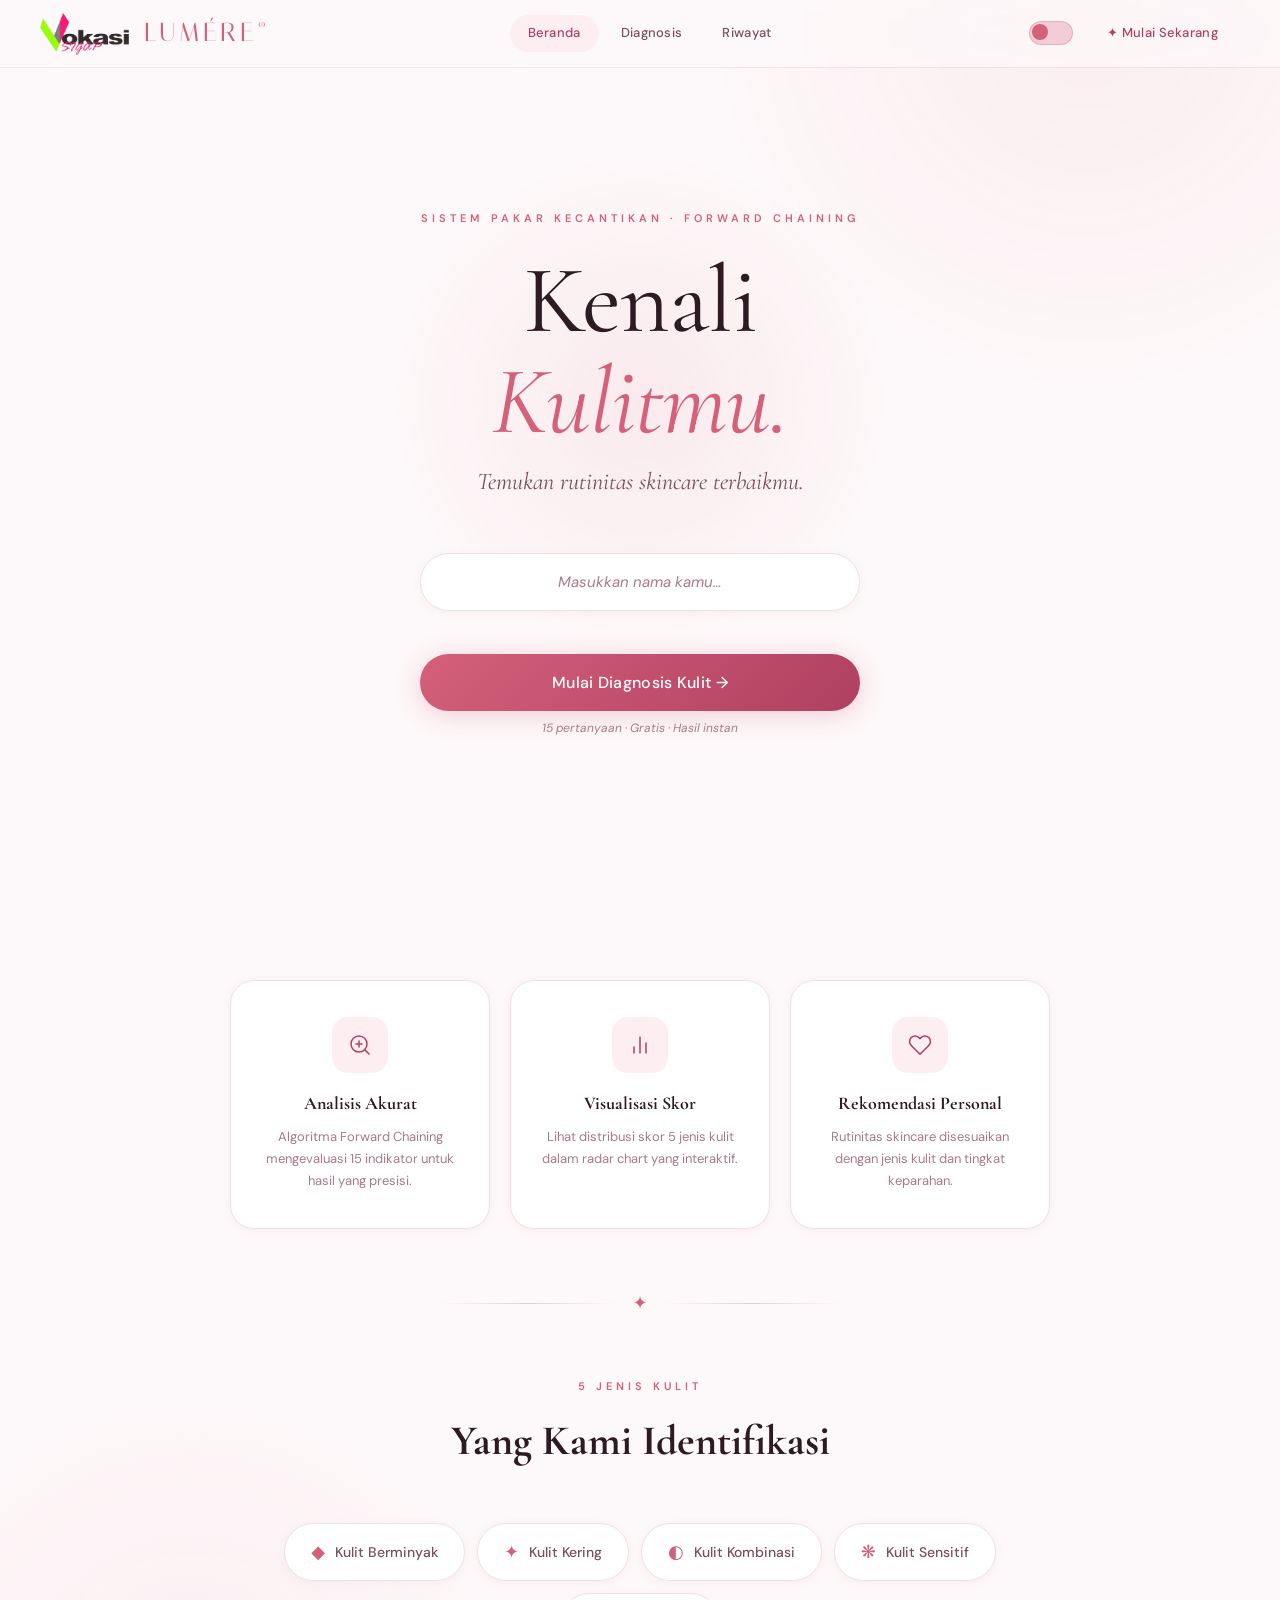
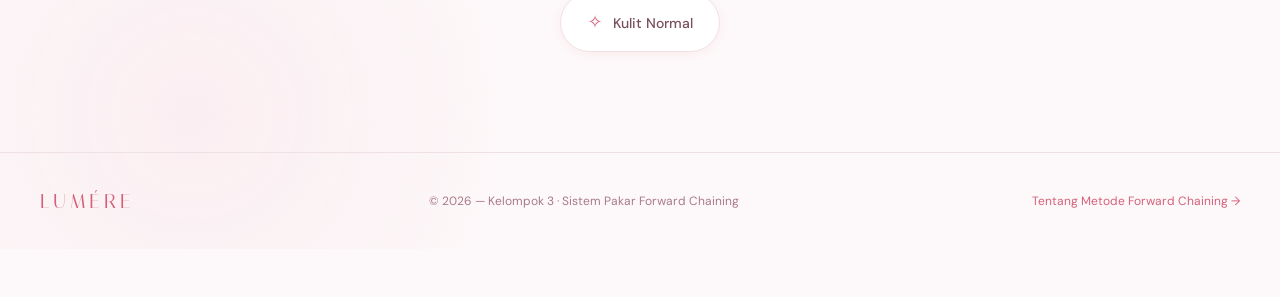
<file: index.html>
<!DOCTYPE html>
<html lang="id" data-theme="light">
<head>
  <meta charset="UTF-8"/>
  <meta name="viewport" content="width=device-width, initial-scale=1.0"/>
  <title>LUMÉRE — Kenali Kulitmu</title>
  <meta name="description" content="Sistem diagnosis kulit berbasis AI dengan Forward Chaining. Temukan jenis kulit dan rutinitas skincare terbaik untukmu."/>
  <link rel="stylesheet" href="style.css"/>
  <style>
    /* ─── Intro ─────────────────────────────────── */
    #intro-screen {
      position: fixed; inset: 0;
      background: linear-gradient(135deg, #2D1A22 0%, #4A2035 100%);
      z-index: 1000;
      display: flex; align-items: center; justify-content: center;
      flex-direction: column; gap: 20px;
      animation: introExit 0.5s 2s cubic-bezier(0.4,0,0.2,1) both;
    }
    @keyframes introExit {
      to { opacity: 0; transform: scale(0.96); pointer-events: none; visibility: hidden; }
    }
    .intro-petals {
      position: absolute; inset: 0; overflow: hidden; pointer-events: none;
    }
    .intro-petal {
      position: absolute; top: -30px;
      font-size: 18px;
      animation: petalFall linear both;
      opacity: 0;
    }
    .intro-logo {
      font-family: 'Italiana', serif;
      font-size: clamp(52px, 10vw, 88px);
      color: #F9C8D8;
      letter-spacing: 10px;
      animation: introLogoIn 0.8s 0.2s cubic-bezier(0.4,0,0.2,1) both;
      position: relative; z-index: 1;
    }
    @keyframes introLogoIn {
      from { opacity: 0; transform: scale(0.85); letter-spacing: 24px; }
      to   { opacity: 1; transform: scale(1); letter-spacing: 10px; }
    }
    .intro-line {
      width: 0; height: 1px;
      background: linear-gradient(90deg, transparent, #F9C8D8, transparent);
      animation: introLineIn 0.8s 0.9s cubic-bezier(0.4,0,0.2,1) both;
      position: relative; z-index: 1;
    }
    @keyframes introLineIn { to { width: 220px; } }
    .intro-tagline {
      font-family: 'DM Sans', sans-serif;
      font-size: 12px; letter-spacing: 5px;
      text-transform: uppercase;
      color: rgba(249,200,216,0.7);
      opacity: 0;
      animation: fadeIn 0.4s 1.2s ease both;
      position: relative; z-index: 1;
    }
    .intro-dots {
      display: flex; gap: 8px; opacity: 0;
      animation: fadeIn 0.4s 1.5s ease both;
      position: relative; z-index: 1;
    }
    .intro-dot {
      width: 5px; height: 5px;
      background: #E8899B;
      border-radius: 50%;
      animation: introDotPulse 0.6s infinite alternate;
    }
    .intro-dot:nth-child(2) { animation-delay: 0.2s; background: #F9C8D8; }
    .intro-dot:nth-child(3) { animation-delay: 0.4s; background: rgba(249,200,216,0.4); }
    @keyframes introDotPulse {
      from { transform: scale(0.7); opacity: 0.5; }
      to   { transform: scale(1.3); opacity: 1; }
    }

    /* ─── Hero ───────────────────────────────────── */
    .hero {
      min-height: calc(100vh - var(--nav-h));
      display: flex; flex-direction: column;
      align-items: center; justify-content: center;
      padding: 60px 20px 80px;
      position: relative; z-index: 1;
      text-align: center;
    }
    /* Decorative circle blobs */
    .hero::before {
      content: '';
      position: absolute;
      top: 10%; left: 50%;
      transform: translateX(-50%);
      width: 500px; height: 500px;
      background: radial-gradient(ellipse, rgba(212,96,122,0.09) 0%, transparent 70%);
      border-radius: 50%;
      pointer-events: none;
    }
    .hero-eyebrow {
      font-size: 11px; letter-spacing: 4px; text-transform: uppercase;
      color: var(--rose);
      font-weight: 600;
      margin-bottom: 24px;
      animation: fadeUp 0.7s 2.3s both;
    }
    .hero-title {
      font-family: 'Cormorant Garamond', serif;
      font-size: clamp(52px, 9vw, 96px);
      font-weight: 400;
      line-height: 1.05;
      letter-spacing: -1px;
      color: var(--ink);
      margin-bottom: 10px;
      animation: fadeUp 0.7s 2.4s both;
    }
    .hero-title em {
      font-style: italic;
      color: var(--rose);
    }
    .hero-subtitle {
      font-family: 'Cormorant Garamond', serif;
      font-style: italic;
      font-size: clamp(18px, 3vw, 24px);
      color: var(--ink-soft);
      margin-bottom: 52px;
      animation: fadeUp 0.7s 2.5s both;
    }
    .hero-form {
      display: flex; flex-direction: column; align-items: center; gap: 16px;
      width: 100%; max-width: 440px;
      animation: fadeUp 0.7s 2.6s both;
    }
    .name-input {
      width: 100%;
      padding: 18px 24px;
      font-family: 'DM Sans', sans-serif;
      font-size: 15px;
      color: var(--ink);
      background: var(--white);
      border: 1.5px solid var(--parchment);
      border-radius: var(--radius-pill);
      outline: none;
      transition: border-color var(--transition-fast), box-shadow var(--transition-fast);
      text-align: center;
      box-shadow: var(--shadow-sm);
    }
    .name-input::placeholder { color: var(--ink-muted); font-style: italic; }
    .name-input:focus {
      border-color: var(--rose);
      box-shadow: 0 0 0 4px rgba(212,96,122,0.12);
    }
    .name-input.input-error {
      border-color: #C0435A;
      box-shadow: 0 0 0 4px rgba(192,67,90,0.15);
      animation: shake 0.4s ease;
    }
    @keyframes shake {
      0%, 100% { transform: translateX(0); }
      20% { transform: translateX(-6px); }
      40% { transform: translateX(6px); }
      60% { transform: translateX(-4px); }
      80% { transform: translateX(4px); }
    }
    .name-hint {
      font-size: 12px; color: var(--ink-muted);
      font-style: italic;
      animation: fadeUp 0.7s 2.7s both;
    }
    .name-required {
      font-size: 12px; color: #C0435A;
      font-weight: 500;
      opacity: 0;
      transition: opacity 0.3s ease;
      margin-top: -8px;
    }
    .name-required.show { opacity: 1; }

    /* ─── Features ───────────────────────────────── */
    .features {
      display: grid; grid-template-columns: repeat(3, 1fr);
      gap: 20px;
      max-width: 860px; width: 100%;
      margin: 80px auto 0;
      padding: 0 20px;
      position: relative; z-index: 1;
    }
    .feature {
      padding: 36px 28px;
      text-align: center;
      border-radius: var(--radius-lg);
      animation: fadeUp 0.6s both;
    }
    .feature:nth-child(1) { animation-delay: 2.8s; }
    .feature:nth-child(2) { animation-delay: 2.9s; }
    .feature:nth-child(3) { animation-delay: 3.0s; }
    .feature-icon {
      width: 56px; height: 56px;
      margin: 0 auto 16px;
      background: var(--rose-pale);
      border-radius: var(--radius-md);
      display: flex; align-items: center; justify-content: center;
      font-size: 22px;
      color: var(--rose-deep);
    }
    .feature-icon svg {
      width: 24px; height: 24px;
      stroke: var(--rose-deep);
    }
    .feature h3 {
      font-family: 'Cormorant Garamond', serif;
      font-size: 18px; color: var(--ink);
      margin-bottom: 8px;
    }
    .feature p { font-size: 13px; color: var(--ink-muted); line-height: 1.7; }

    /* ─── Skin Types ─────────────────────────────── */
    .skin-types-section {
      max-width: 860px; margin: 0 auto;
      padding: 0 24px 100px;
      position: relative; z-index: 1;
    }
    .section-label {
      text-align: center;
      font-size: 11px; letter-spacing: 4px; text-transform: uppercase;
      color: var(--rose); font-weight: 600;
      margin-bottom: 12px;
    }
    .section-heading {
      text-align: center;
      font-family: 'Cormorant Garamond', serif;
      font-size: clamp(28px, 5vw, 42px);
      color: var(--ink);
      margin-bottom: 48px;
    }
    .skin-pills {
      display: flex; flex-wrap: wrap; justify-content: center; gap: 12px;
    }
    .skin-pill {
      padding: 14px 26px;
      border-radius: var(--radius-pill);
      background: var(--white);
      border: 1px solid var(--parchment);
      display: flex; align-items: center; gap: 10px;
      cursor: pointer;
      transition: all var(--transition-fast);
      box-shadow: var(--shadow-sm);
    }
    .skin-pill:hover {
      border-color: var(--rose);
      background: var(--rose-pale);
      transform: translateY(-3px);
      box-shadow: var(--shadow-rose);
    }
    .skin-pill-icon { font-size: 18px; color: var(--rose); font-weight: 700; }
    .skin-pill-name { font-size: 14px; font-weight: 500; color: var(--ink-soft); }

    /* ─── Skin Info Modal ────────────────────────── */
    .skin-info-overlay {
      display: none; position: fixed; inset: 0;
      background: rgba(45,26,34,0.6);
      backdrop-filter: blur(8px);
      z-index: 800;
      align-items: center; justify-content: center;
      padding: 20px;
    }
    .skin-info-overlay.active { display: flex; animation: fadeIn 0.25s ease; }
    .skin-info-modal {
      background: var(--white);
      border-radius: var(--radius-lg);
      padding: 44px 40px;
      max-width: 600px; width: 100%;
      max-height: 85vh; overflow-y: auto;
      box-shadow: var(--shadow-lg);
      animation: fadeUp 0.3s ease;
    }
    .skin-info-header {
      display: flex; align-items: center; gap: 16px;
      margin-bottom: 20px;
    }
    .skin-info-icon {
      width: 56px; height: 56px;
      border-radius: var(--radius-md);
      display: flex; align-items: center; justify-content: center;
      font-size: 24px; font-weight: 700;
    }
    .skin-info-title {
      font-family: 'Cormorant Garamond', serif;
      font-size: 28px; color: var(--ink);
    }
    .skin-info-subtitle {
      font-size: 13px; color: var(--ink-muted); font-style: italic;
    }
    .skin-info-desc {
      font-size: 15px; color: var(--ink-soft); line-height: 1.8;
      margin-bottom: 24px;
      padding-bottom: 20px;
      border-bottom: 1px solid var(--parchment);
    }
    .skin-info-tips-title {
      font-size: 11px; letter-spacing: 3px; text-transform: uppercase;
      color: var(--rose); font-weight: 600; margin-bottom: 14px;
    }
    .skin-info-tips {
      list-style: none;
      display: flex; flex-direction: column; gap: 10px;
      margin-bottom: 28px;
    }
    .skin-info-tips li {
      display: flex; align-items: flex-start; gap: 10px;
      font-size: 14px; color: var(--ink-soft); line-height: 1.6;
    }
    .skin-info-tips li::before {
      content: '✦'; color: var(--rose); flex-shrink: 0;
      margin-top: 2px; font-size: 10px;
    }

    /* ─── FC Modal ───────────────────────────────── */
    .modal-overlay {
      display: none; position: fixed; inset: 0;
      background: rgba(45,26,34,0.6);
      backdrop-filter: blur(8px);
      z-index: 800;
      align-items: center; justify-content: center;
      padding: 20px;
    }
    .modal-overlay.active { display: flex; animation: fadeIn 0.25s ease; }
    .modal {
      background: var(--white);
      border-radius: var(--radius-lg);
      padding: 44px 40px;
      max-width: 600px; width: 100%;
      max-height: 85vh; overflow-y: auto;
      box-shadow: var(--shadow-lg);
      animation: fadeUp 0.3s ease;
    }
    .modal-header-icon {
      width: 52px; height: 52px;
      background: var(--rose-pale);
      border-radius: var(--radius-md);
      display: flex; align-items: center; justify-content: center;
      font-size: 20px; margin-bottom: 16px;
      color: var(--rose-deep); font-weight: 700;
    }
    .modal h2 {
      font-family: 'Cormorant Garamond', serif;
      font-size: 28px; color: var(--ink);
      margin-bottom: 6px;
    }
    .modal .modal-sub {
      font-size: 13px; color: var(--ink-muted);
      margin-bottom: 12px;
    }
    .modal-intro {
      font-size: 14px; color: var(--ink-soft); line-height: 1.7;
      margin-bottom: 24px;
      padding-bottom: 20px;
      border-bottom: 1px solid var(--parchment);
    }
    .modal-intro strong { color: var(--rose-deep); }
    .modal-intro em { font-style: italic; color: var(--ink-mid); }
    .fc-steps-list {
      list-style: none; margin-bottom: 20px;
    }
    .fc-step {
      display: flex; gap: 16px;
      padding: 16px 0;
      border-bottom: 1px solid var(--parchment);
    }
    .fc-step:last-child { border-bottom: none; }
    .fc-num {
      flex-shrink: 0;
      width: 32px; height: 32px;
      background: var(--rose-pale);
      border-radius: 50%;
      display: flex; align-items: center; justify-content: center;
      font-size: 13px; font-weight: 700; color: var(--rose-deep);
    }
    .fc-content h4 { font-size: 15px; font-weight: 600; color: var(--ink); margin-bottom: 5px; }
    .fc-content p  { font-size: 13px; color: var(--ink-muted); line-height: 1.65; }
    .modal-footer-note {
      margin-top: 20px;
      font-size: 13px; color: var(--ink-soft); line-height: 1.7;
    }
    .modal-footer-note strong { color: var(--ink-mid); }

    /* ─── Footer ─────────────────────────────────── */
    footer {
      border-top: 1px solid var(--parchment);
      padding: 32px 40px;
      display: flex; align-items: center; justify-content: space-between;
      position: relative; z-index: 1;
    }
    .footer-logo {
      font-family: 'Italiana', serif;
      font-size: 20px; color: var(--rose);
      letter-spacing: 4px;
    }
    .footer-text { font-size: 12px; color: var(--ink-muted); }
    .footer-link {
      font-size: 12px; color: var(--rose);
      text-decoration: none; cursor: pointer;
      background: none; border: none; font-family: inherit;
    }
    .footer-link:hover { text-decoration: underline; }

    @media (max-width: 768px) {
      .features { grid-template-columns: 1fr; max-width: 360px; }
      footer { flex-direction: column; gap: 12px; text-align: center; padding: 24px 20px; }
      .modal { padding: 32px 24px; }
      .skin-info-modal { padding: 32px 24px; }
    }
  </style>
</head>
<body>

<!-- Intro Splash -->
<div id="intro-screen" aria-hidden="true">
  <div class="intro-petals" id="introPetals"></div>
  <div class="intro-logo">LUMÉRE</div>
  <div class="intro-line"></div>
  <div class="intro-tagline">Skin Intelligence · For Her</div>
  <div class="intro-dots">
    <div class="intro-dot"></div>
    <div class="intro-dot"></div>
    <div class="intro-dot"></div>
  </div>
</div>

<div class="bg-ornament" aria-hidden="true"></div>

<!-- Navigation -->
<nav class="nav">
  <a class="nav-logo" onclick="navigateTo('index.html')">
    <img src="logo_vokasi-removebg-preview.png" alt="Logo Vokasi SIGAP" class="logo-vokasi"/>LUMÉRE<span>®</span>
  </a>
  <div class="nav-center">
    <span class="nav-link active">Beranda</span>
    <span class="nav-link" onclick="navigateTo('quiz.html')">Diagnosis</span>
    <span class="nav-link" onclick="navigateTo('history.html')">Riwayat</span>
  </div>
  <div class="nav-right">
    <button class="theme-toggle" id="themeToggle" aria-label="Toggle dark mode"></button>
    <a class="btn btn-nav" onclick="navigateTo('quiz.html')">✦ Mulai Sekarang</a>
  </div>
</nav>

<!-- Hero -->
<section class="hero">
  <div class="hero-eyebrow">Sistem Pakar Kecantikan · Forward Chaining</div>
  <h1 class="hero-title">Kenali<br><em>Kulitmu.</em></h1>
  <p class="hero-subtitle">Temukan rutinitas skincare terbaikmu.</p>
  <div class="hero-form">
    <input type="text" id="inputName" class="name-input"
      placeholder="Masukkan nama kamu…" maxlength="30" autocomplete="off"/>
    <p class="name-required" id="nameRequired">✦ Nama wajib diisi untuk memulai diagnosis</p>
    <button class="btn btn-primary" onclick="startQuiz()" style="width:100%;font-size:16px;padding:18px;">
      Mulai Diagnosis Kulit →
    </button>
  </div>
  <p class="name-hint" style="margin-top:8px;">15 pertanyaan · Gratis · Hasil instan</p>
</section>

<!-- Features -->
<div class="features">
  <div class="card feature">
    <div class="feature-icon">
      <svg width="24" height="24" viewBox="0 0 24 24" fill="none" stroke="currentColor" stroke-width="1.5" stroke-linecap="round" stroke-linejoin="round"><circle cx="11" cy="11" r="8"/><path d="M21 21l-4.35-4.35"/><path d="M11 8v6"/><path d="M8 11h6"/></svg>
    </div>
    <h3>Analisis Akurat</h3>
    <p>Algoritma Forward Chaining mengevaluasi 15 indikator untuk hasil yang presisi.</p>
  </div>
  <div class="card feature">
    <div class="feature-icon">
      <svg width="24" height="24" viewBox="0 0 24 24" fill="none" stroke="currentColor" stroke-width="1.5" stroke-linecap="round" stroke-linejoin="round"><path d="M18 20V10"/><path d="M12 20V4"/><path d="M6 20v-6"/></svg>
    </div>
    <h3>Visualisasi Skor</h3>
    <p>Lihat distribusi skor 5 jenis kulit dalam radar chart yang interaktif.</p>
  </div>
  <div class="card feature">
    <div class="feature-icon">
      <svg width="24" height="24" viewBox="0 0 24 24" fill="none" stroke="currentColor" stroke-width="1.5" stroke-linecap="round" stroke-linejoin="round"><path d="M20.84 4.61a5.5 5.5 0 0 0-7.78 0L12 5.67l-1.06-1.06a5.5 5.5 0 0 0-7.78 7.78l1.06 1.06L12 21.23l7.78-7.78 1.06-1.06a5.5 5.5 0 0 0 0-7.78z"/></svg>
    </div>
    <h3>Rekomendasi Personal</h3>
    <p>Rutinitas skincare disesuaikan dengan jenis kulit dan tingkat keparahan.</p>
  </div>
</div>

<!-- Divider -->
<div class="container">
  <div class="divider" style="margin:60px auto;max-width:400px;">
    <span class="divider-text">✦</span>
  </div>
</div>

<!-- Skin Types -->
<div class="skin-types-section">
  <div class="section-label">5 Jenis Kulit</div>
  <h2 class="section-heading">Yang Kami Identifikasi</h2>
  <div class="skin-pills">
    <div class="skin-pill" onclick="showSkinInfo('oily')">
      <span class="skin-pill-icon">◆</span>
      <span class="skin-pill-name">Kulit Berminyak</span>
    </div>
    <div class="skin-pill" onclick="showSkinInfo('dry')">
      <span class="skin-pill-icon">✦</span>
      <span class="skin-pill-name">Kulit Kering</span>
    </div>
    <div class="skin-pill" onclick="showSkinInfo('combination')">
      <span class="skin-pill-icon">◐</span>
      <span class="skin-pill-name">Kulit Kombinasi</span>
    </div>
    <div class="skin-pill" onclick="showSkinInfo('sensitive')">
      <span class="skin-pill-icon">❋</span>
      <span class="skin-pill-name">Kulit Sensitif</span>
    </div>
    <div class="skin-pill" onclick="showSkinInfo('normal')">
      <span class="skin-pill-icon">✧</span>
      <span class="skin-pill-name">Kulit Normal</span>
    </div>
  </div>
</div>

<!-- Footer -->
<footer>
  <div class="footer-logo">LUMÉRE</div>
  <div class="footer-text">© 2026 — Kelompok 3 · Sistem Pakar Forward Chaining</div>
  <button class="footer-link" onclick="document.getElementById('fcModal').classList.add('active')">
    Tentang Metode Forward Chaining →
  </button>
</footer>

<!-- Forward Chaining Modal -->
<div class="modal-overlay" id="fcModal">
  <div class="modal">
    <div class="modal-header-icon">FC</div>
    <h2>Metode Forward Chaining</h2>
    <p class="modal-sub">Bagaimana LUMÉRE menganalisis kulitmu</p>

    <p class="modal-intro">
      <strong>Forward Chaining</strong> adalah metode inferensi dalam sistem pakar
      yang bekerja dari <em>fakta menuju kesimpulan</em>. Sistem ini meniru cara
      kerja seorang dermatologis dalam mendiagnosis kondisi kulit.
    </p>

    <ol class="fc-steps-list">
      <li class="fc-step">
        <div class="fc-num">1</div>
        <div class="fc-content">
          <h4>Pengumpulan Fakta</h4>
          <p>Pengguna menjawab 15 pertanyaan tentang kondisi kulit mereka (Ya / Tidak / Kadang-kadang).</p>
        </div>
      </li>
      <li class="fc-step">
        <div class="fc-num">2</div>
        <div class="fc-content">
          <h4>Evaluasi Rules</h4>
          <p>Setiap jawaban "Ya" menambahkan skor penuh ke kategori kulit terkait (Oily, Dry, Combination, Sensitive). Jawaban "Kadang-kadang" menambahkan setengah skor.</p>
        </div>
      </li>
      <li class="fc-step">
        <div class="fc-num">3</div>
        <div class="fc-content">
          <h4>Scoring &amp; Matching</h4>
          <p>Kategori dengan skor tertinggi dipilih sebagai jenis kulit dominan. Jika semua skor rendah, sistem menyimpulkan kulit Normal.</p>
        </div>
      </li>
      <li class="fc-step">
        <div class="fc-num">4</div>
        <div class="fc-content">
          <h4>Grading</h4>
          <p>Berdasarkan skor pemenang, sistem menentukan tingkat keparahan (Grade 1–4).</p>
        </div>
      </li>
      <li class="fc-step">
        <div class="fc-num">5</div>
        <div class="fc-content">
          <h4>Rekomendasi</h4>
          <p>Berdasarkan kombinasi jenis kulit + grade, sistem memberikan rekomendasi skincare yang spesifik dan adaptif.</p>
        </div>
      </li>
    </ol>

    <p class="modal-footer-note">
      Dengan pendekatan ini, LUMÉRE mampu memberikan saran perawatan yang <strong>personal</strong> dan <strong>berbasis evidence</strong>, layaknya konsultasi awal dengan dermatologis.
    </p>

    <div style="margin-top:28px;text-align:center;">
      <button class="btn btn-primary" onclick="document.getElementById('fcModal').classList.remove('active')" style="min-width:160px;">
        Mengerti 
      </button>
    </div>
  </div>
</div>

<!-- Skin Type Info Modal -->
<div class="skin-info-overlay" id="skinInfoModal">
  <div class="skin-info-modal" id="skinInfoContent"></div>
</div>

<div class="lumere-toast" id="lumere-toast"></div>
<script src="shared.js"></script>
<script>
  applyStoredTheme();
  document.getElementById('themeToggle').addEventListener('click', () => {
    setTheme(getTheme() === 'dark' ? 'light' : 'dark');
  });
  document.getElementById('fcModal').addEventListener('click', function(e) {
    if (e.target === this) this.classList.remove('active');
  });
  document.getElementById('skinInfoModal').addEventListener('click', function(e) {
    if (e.target === this) this.classList.remove('active');
  });
  document.addEventListener('keydown', e => {
    if (e.key === 'Escape') {
      document.getElementById('fcModal').classList.remove('active');
      document.getElementById('skinInfoModal').classList.remove('active');
    }
  });

  // Generate many petals dynamically for a lush falling effect
  (function generatePetals() {
    const container = document.getElementById('introPetals');
    if (!container) return;
    const petalChars = ['✿', '❀', '❁', '✾', '⚘', '✤'];
    const count = 30; // Many petals for visible effect
    for (let i = 0; i < count; i++) {
      const petal = document.createElement('div');
      petal.className = 'intro-petal';
      const char = petalChars[Math.floor(Math.random() * petalChars.length)];
      petal.textContent = char;
      const left = Math.random() * 100;
      const dur = 1.2 + Math.random() * 1.3; // 1.2s - 2.5s (fast!)
      const delay = Math.random() * 1.2;
      const size = 12 + Math.random() * 10;
      petal.style.cssText = `left:${left}%;animation-duration:${dur}s;animation-delay:${delay}s;font-size:${size}px;`;
      container.appendChild(petal);
    }
  })();

  // Name validation — REQUIRED
  function startQuiz() {
    const nameInput = document.getElementById('inputName');
    const name = nameInput.value.trim();
    const requiredMsg = document.getElementById('nameRequired');
    
    if (!name) {
      nameInput.classList.add('input-error');
      requiredMsg.classList.add('show');
      nameInput.focus();
      showToast('Silakan masukkan nama kamu terlebih dahulu', 'error');
      setTimeout(() => {
        nameInput.classList.remove('input-error');
      }, 600);
      return;
    }
    
    requiredMsg.classList.remove('show');
    localStorage.setItem('lumere_username', name);
    navigateTo('quiz.html');
  }

  // Remove error state on typing
  document.getElementById('inputName').addEventListener('input', function() {
    this.classList.remove('input-error');
    document.getElementById('nameRequired').classList.remove('show');
  });
  
  document.getElementById('inputName').addEventListener('keydown', e => {
    if (e.key === 'Enter') startQuiz();
  });
  document.getElementById('intro-screen').addEventListener('animationend', function() {
    this.remove();
  });

  // Show skin type info modal
  function showSkinInfo(typeKey) {
    const st = SKIN_TYPES[typeKey];
    if (!st) return;
    const tipsHTML = st.tips.map(t => `<li>${t}</li>`).join('');
    document.getElementById('skinInfoContent').innerHTML = `
      <div class="skin-info-header">
        <div class="skin-info-icon" style="background:${st.colorLight};color:${st.color};">${st.icon}</div>
        <div>
          <div class="skin-info-title">${st.name}</div>
          <div class="skin-info-subtitle">${st.nameEn}</div>
        </div>
      </div>
      <p class="skin-info-desc">${st.description}</p>
      <div class="skin-info-tips-title">Tips Perawatan</div>
      <ul class="skin-info-tips">${tipsHTML}</ul>
      <div style="display:flex;gap:12px;flex-wrap:wrap;">
        <button class="btn btn-primary" onclick="document.getElementById('skinInfoModal').classList.remove('active');startQuiz();" style="flex:1;min-width:140px;">
          Mulai Diagnosis →
        </button>
        <button class="btn btn-secondary" onclick="document.getElementById('skinInfoModal').classList.remove('active')" style="flex:1;min-width:140px;">
          Tutup
        </button>
      </div>
    `;
    document.getElementById('skinInfoModal').classList.add('active');
  }
</script>
</body>
</html>
</file>
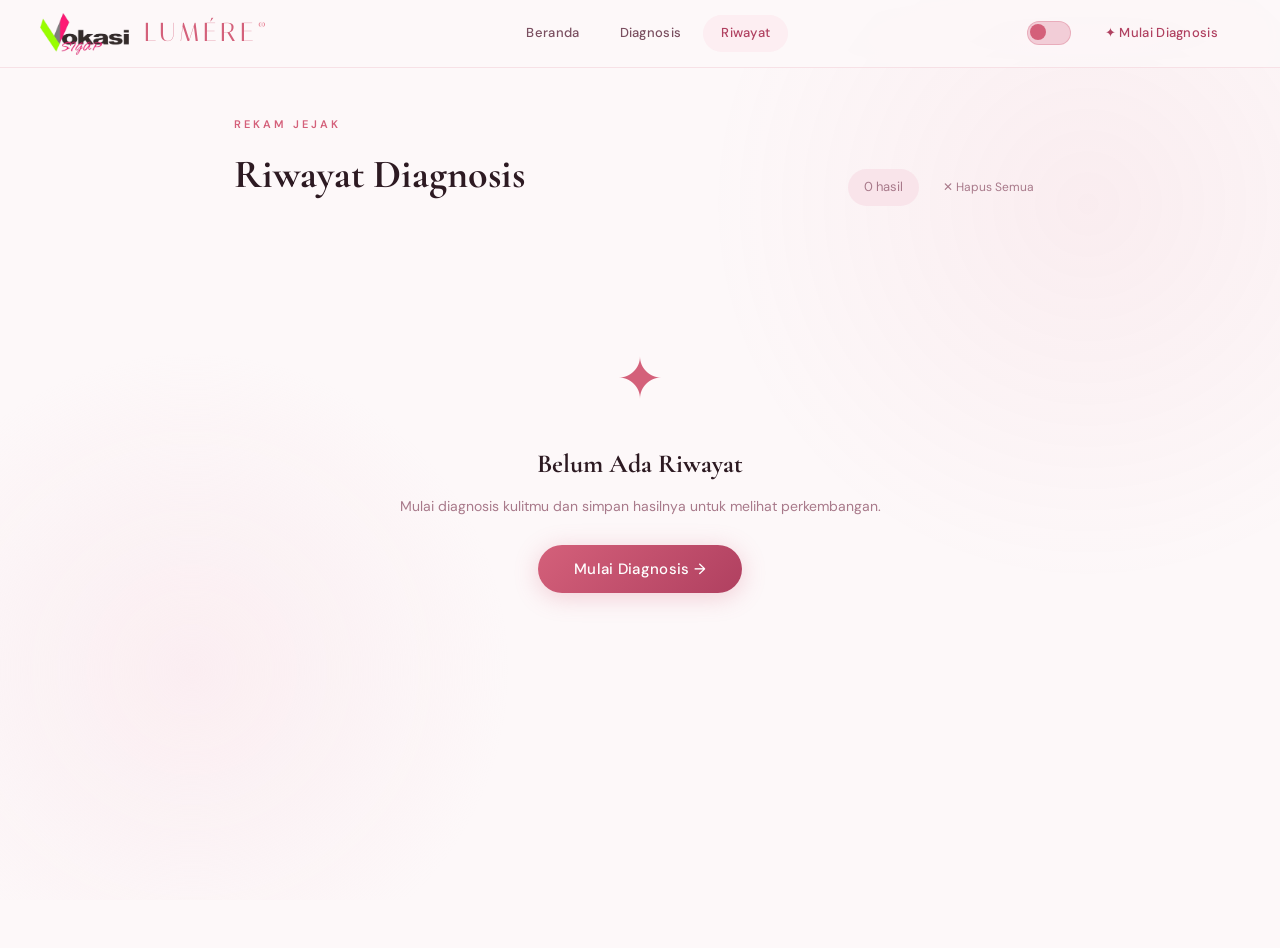
<file: history.html>
<!DOCTYPE html>
<html lang="id" data-theme="light">
<head>
  <meta charset="UTF-8"/>
  <meta name="viewport" content="width=device-width, initial-scale=1.0"/>
  <title>LUMÉRE — Riwayat Diagnosis</title>
  <link rel="stylesheet" href="style.css"/>
  <style>
    .history-wrap {
      max-width: 860px; margin: 0 auto;
      padding: 48px 24px 100px;
      position: relative; z-index: 1;
    }
    .page-header {
      display: flex; align-items: flex-end; justify-content: space-between;
      margin-bottom: 48px; flex-wrap: wrap; gap: 16px;
    }
    .page-eyebrow {
      font-size: 11px; letter-spacing: 3px;
      text-transform: uppercase; color: var(--rose);
      font-weight: 600; margin-bottom: 8px;
    }
    .page-title {
      font-family: 'Cormorant Garamond', serif;
      font-size: clamp(28px, 5vw, 40px); color: var(--ink);
    }
    .history-count {
      font-size: 13px; color: var(--ink-muted);
      padding: 8px 16px;
      background: var(--blush);
      border-radius: var(--radius-pill);
    }

    .empty-state { text-align: center; padding: 80px 20px; }
    .empty-icon { font-size: 56px; margin-bottom: 20px; }
    .empty-title { font-family: 'Cormorant Garamond', serif; font-size: 26px; color: var(--ink); margin-bottom: 10px; }
    .empty-sub { font-size: 14px; color: var(--ink-muted); margin-bottom: 28px; }

    .history-list { display: flex; flex-direction: column; gap: 20px; }
    .history-card {
      padding: 28px 32px;
      display: grid;
      grid-template-columns: auto 1fr auto;
      align-items: center;
      gap: 20px;
      transition: all var(--transition-fast);
    }
    .history-card:hover { box-shadow: var(--shadow-md); transform: translateY(-2px); }

    .h-icon {
      width: 52px; height: 52px;
      border-radius: var(--radius-md);
      background: var(--rose-pale);
      display: flex; align-items: center; justify-content: center;
      font-size: 22px; flex-shrink: 0; color: var(--rose); font-weight: 700;
    }
    .h-type { font-family: 'Cormorant Garamond', serif; font-size: 20px; color: var(--ink); margin-bottom: 4px; }
    .h-name { font-size: 12px; color: var(--ink-muted); margin-bottom: 2px; }
    .h-date { font-size: 12px; color: var(--ink-muted); }
    .h-meta { display: flex; align-items: center; gap: 8px; flex-wrap: wrap; margin-top: 8px; }
    .h-grade-badge { font-size: 11px; font-weight: 600; padding: 3px 12px; border-radius: var(--radius-pill); border: 1px solid; }

    .h-actions { display: flex; flex-direction: column; gap: 8px; flex-shrink: 0; }
    .btn-sm {
      padding: 8px 18px; font-size: 12px;
      border-radius: var(--radius-pill);
      border: 1px solid var(--parchment);
      background: transparent;
      color: var(--ink-soft);
      cursor: pointer;
      font-family: 'DM Sans', sans-serif;
      transition: all var(--transition-fast);
      white-space: nowrap;
    }
    .btn-sm:hover { border-color: var(--rose); color: var(--rose-deep); background: var(--rose-pale); }
    .btn-sm-danger:hover { border-color: #B04060; color: #B04060; background: #FDEEF2; }

    .score-mini { display: flex; flex-direction: column; gap: 5px; margin-top: 8px; }
    .score-mini-row { display: flex; align-items: center; gap: 8px; }
    .score-mini-label { width: 80px; font-size: 11px; color: var(--ink-muted); white-space: nowrap; overflow: hidden; text-overflow: ellipsis; }
    .score-mini-track { flex: 1; height: 4px; background: var(--blush-deep); border-radius: var(--radius-pill); }
    .score-mini-bar { height: 100%; border-radius: var(--radius-pill); }

    /* Modal */
    .modal-overlay {
      display: none; position: fixed; inset: 0;
      background: rgba(45,26,34,0.6);
      backdrop-filter: blur(8px);
      z-index: 800;
      align-items: center; justify-content: center; padding: 20px;
    }
    .modal-overlay.active { display: flex; animation: fadeIn 0.25s ease; }
    .modal {
      background: var(--white); border-radius: var(--radius-lg);
      padding: 44px 40px; max-width: 600px; width: 100%;
      max-height: 85vh; overflow-y: auto;
      box-shadow: var(--shadow-lg); animation: fadeUp 0.3s ease;
    }
    .modal h2 { font-family: 'Cormorant Garamond', serif; font-size: 28px; color: var(--ink); margin-bottom: 4px; }
    .modal-meta { font-size: 13px; color: var(--ink-muted); margin-bottom: 28px; }
    .modal-section-title {
      font-size: 11px; letter-spacing: 2px;
      text-transform: uppercase; color: var(--rose);
      font-weight: 600; margin-bottom: 12px; margin-top: 24px;
    }
    .modal-rec { padding: 12px 0; border-bottom: 1px solid var(--parchment); font-size: 14px; color: var(--ink-soft); }
    .modal-rec:last-child { border-bottom: none; }
    .modal-rec strong { color: var(--ink); }

    .clear-btn {
      font-size: 12px; color: var(--ink-muted);
      background: none; border: none;
      cursor: pointer; font-family: inherit;
      padding: 6px 12px; border-radius: var(--radius-sm);
      transition: all var(--transition-fast);
    }
    .clear-btn:hover { color: #B04060; background: #FDEEF2; }

    @media (max-width: 600px) {
      .history-card { grid-template-columns: auto 1fr; }
      .h-actions { flex-direction: row; grid-column: 1/-1; }
      .modal { padding: 28px 20px; }
    }
  </style>
</head>
<body>
<div class="bg-ornament" aria-hidden="true"></div>

<nav class="nav">
  <a class="nav-logo" onclick="navigateTo('index.html')">
    <img src="logo_vokasi-removebg-preview.png" alt="Logo Vokasi SIGAP" class="logo-vokasi"/>LUMÉRE<span>®</span>
  </a>
  <div class="nav-center">
    <span class="nav-link" onclick="navigateTo('index.html')">Beranda</span>
    <span class="nav-link" onclick="navigateTo('quiz.html')">Diagnosis</span>
    <span class="nav-link active">Riwayat</span>
  </div>
  <div class="nav-right">
    <button class="theme-toggle" id="themeToggle" aria-label="Toggle dark mode"></button>
    <a class="btn btn-nav" onclick="navigateTo('quiz.html')">✦ Mulai Diagnosis</a>
  </div>
</nav>

<div class="history-wrap">
  <div class="page-header">
    <div>
      <div class="page-eyebrow">Rekam Jejak</div>
      <h1 class="page-title">Riwayat Diagnosis</h1>
    </div>
    <div style="display:flex;align-items:center;gap:12px;">
      <span class="history-count" id="histCount">0 hasil</span>
      <button class="clear-btn" onclick="clearAll()">✕ Hapus Semua</button>
    </div>
  </div>
  <div id="historyArea"></div>
</div>

<div class="modal-overlay" id="detailModal">
  <div class="modal" id="detailContent"></div>
</div>

<div class="lumere-toast" id="lumere-toast"></div>
<script src="shared.js"></script>
<script>
  applyStoredTheme();
  document.getElementById('themeToggle').addEventListener('click', () => {
    setTheme(getTheme() === 'dark' ? 'light' : 'dark');
  });
  document.getElementById('detailModal').addEventListener('click', function(e) {
    if (e.target === this) this.classList.remove('active');
  });

  const gradeColors = { 1: '#2D7A4F', 2: '#B87333', 3: '#D4607A', 4: '#8B1A2A' };
  const gradeBg    = { 1: '#EDFAF4', 2: '#FFF3EA', 3: '#FDEEF2', 4: '#FFF0F3' };
  const scoreColors = {
    oily: '#D4607A', dry: '#E8899B',
    combination: '#9B6080', sensitive: '#B04060', normal: '#6B3050'
  };

  function renderHistory() {
    const hist = getHistory();
    const area = document.getElementById('historyArea');
    document.getElementById('histCount').textContent = hist.length + ' hasil';

    if (hist.length === 0) {
      area.innerHTML = `
        <div class="empty-state">
          <div class="empty-icon" style="color:var(--rose);font-weight:700;">✦</div>
          <h2 class="empty-title">Belum Ada Riwayat</h2>
          <p class="empty-sub">Mulai diagnosis kulitmu dan simpan hasilnya untuk melihat perkembangan.</p>
          <button class="btn btn-primary" onclick="navigateTo('quiz.html')">Mulai Diagnosis →</button>
        </div>`;
      return;
    }

    const cards = hist.map((entry, idx) => {
      const gColor = gradeColors[entry.grade] || '#7A4F60';
      const gBg    = gradeBg[entry.grade]    || '#F5EEF1';
      const scores = entry.scores || {};

      const miniBars = Object.entries(scores).map(([k, v]) => {
        const limit = MAX_POSSIBLE[k] || 1;
        const pct = Math.min(100, Math.round((v / limit) * 100));
        return `<div class="score-mini-row">
          <div class="score-mini-label">${SKIN_TYPES[k] ? SKIN_TYPES[k].name.replace('Kulit ','') : k}</div>
          <div class="score-mini-track"><div class="score-mini-bar" style="width:${pct}%;background:${scoreColors[k]||'#D4607A'}"></div></div>
        </div>`;
      }).join('');

      return `
        <div class="card history-card">
          <div class="h-icon">${entry.icon || '✦'}</div>
          <div class="h-info">
            <div class="h-name">${entry.name !== 'Anonim' ? entry.name : 'Pengguna Anonim'}</div>
            <div class="h-type">${entry.skinTypeName}</div>
            <div class="h-date">${entry.date}</div>
            <div class="h-meta">
              <span class="h-grade-badge" style="color:${gColor};border-color:${gColor};background:${gBg}">Grade ${entry.grade} — ${entry.gradeLabel}</span>
            </div>
            <div class="score-mini" style="margin-top:10px;">${miniBars}</div>
          </div>
          <div class="h-actions">
            <button class="btn-sm" onclick="showDetail(${idx})">Detail →</button>
            <button class="btn-sm btn-sm-danger" onclick="deleteEntry(${idx})">Hapus</button>
          </div>
        </div>`;
    }).join('');

    area.innerHTML = `<div class="history-list">${cards}</div>`;
  }

  function showDetail(idx) {
    const hist = getHistory();
    const entry = hist[idx];
    if (!entry) return;
    const st = SKIN_TYPES[entry.skinType] || {};
    const gr = GRADE_INFO[entry.grade] || {};
    const recs = (RECOMMENDATIONS[entry.skinType] && RECOMMENDATIONS[entry.skinType][entry.grade]) || [];
    const gColor = gradeColors[entry.grade] || '#7A4F60';
    const gBg    = gradeBg[entry.grade]    || '#F5EEF1';
    const scores = entry.scores || {};

    const recsHTML = recs.map(r => `
      <div class="modal-rec">
        ${r.icon} <strong>${r.step}:</strong> ${r.name}
        <div style="font-size:12px;color:var(--ink-muted);margin-top:3px;">${r.desc}</div>
      </div>`).join('');

    const scoresHTML = Object.entries(scores).map(([k, v]) => {
      const sName = SKIN_TYPES[k] ? SKIN_TYPES[k].name : k;
      const isW = k === entry.skinType;
      return `<div style="display:flex;align-items:center;gap:10px;padding:8px 0;border-bottom:1px solid var(--parchment);">
        <span style="font-size:16px;">${SKIN_TYPES[k] ? SKIN_TYPES[k].icon : ''}</span>
        <span style="flex:1;font-size:14px;color:${isW ? 'var(--rose-deep)' : 'var(--ink-soft)'};font-weight:${isW ? '600' : '400'}">${sName}</span>
        <span style="font-size:13px;font-weight:600;color:${isW ? 'var(--rose-deep)' : 'var(--ink-muted)'}">${v.toFixed ? v.toFixed(1) : v}</span>
        ${isW ? '<span style="font-size:11px;background:var(--rose-pale);color:var(--rose-deep);padding:2px 10px;border-radius:999px;font-weight:600;">Dominan</span>' : ''}
      </div>`;
    }).join('');

    document.getElementById('detailContent').innerHTML = `
      <div style="display:flex;align-items:center;gap:14px;margin-bottom:20px;">
        <div style="font-size:40px;">${entry.icon}</div>
        <div>
          <h2>${entry.skinTypeName}</h2>
          <div class="modal-meta">${entry.name} · ${entry.date}</div>
        </div>
      </div>
      <span style="display:inline-block;padding:8px 20px;border-radius:999px;font-size:13px;font-weight:600;color:${gColor};background:${gBg};border:1px solid ${gColor};margin-bottom:24px;">
        Grade ${entry.grade} — ${entry.gradeLabel}
      </span>
      <div class="modal-section-title">Distribusi Skor</div>
      <div>${scoresHTML}</div>
      <div class="modal-section-title">Rekomendasi Skincare</div>
      <div>${recsHTML}</div>
      <div style="margin-top:28px;display:flex;gap:10px;flex-wrap:wrap;">
        <button class="btn btn-primary" onclick="document.getElementById('detailModal').classList.remove('active')" style="flex:1;min-width:120px;">Tutup</button>
      </div>
    `;
    document.getElementById('detailModal').classList.add('active');
  }

  function deleteEntry(idx) {
    const hist = getHistory();
    hist.splice(idx, 1);
    localStorage.setItem('lumere_history', JSON.stringify(hist));
    showToast('Riwayat dihapus.', 'default');
    renderHistory();
  }

  function clearAll() {
    if (!confirm('Hapus semua riwayat diagnosis?')) return;
    localStorage.removeItem('lumere_history');
    showToast('Semua riwayat dihapus.', 'default');
    renderHistory();
  }

  renderHistory();
</script>
</body>
</html>
</file>
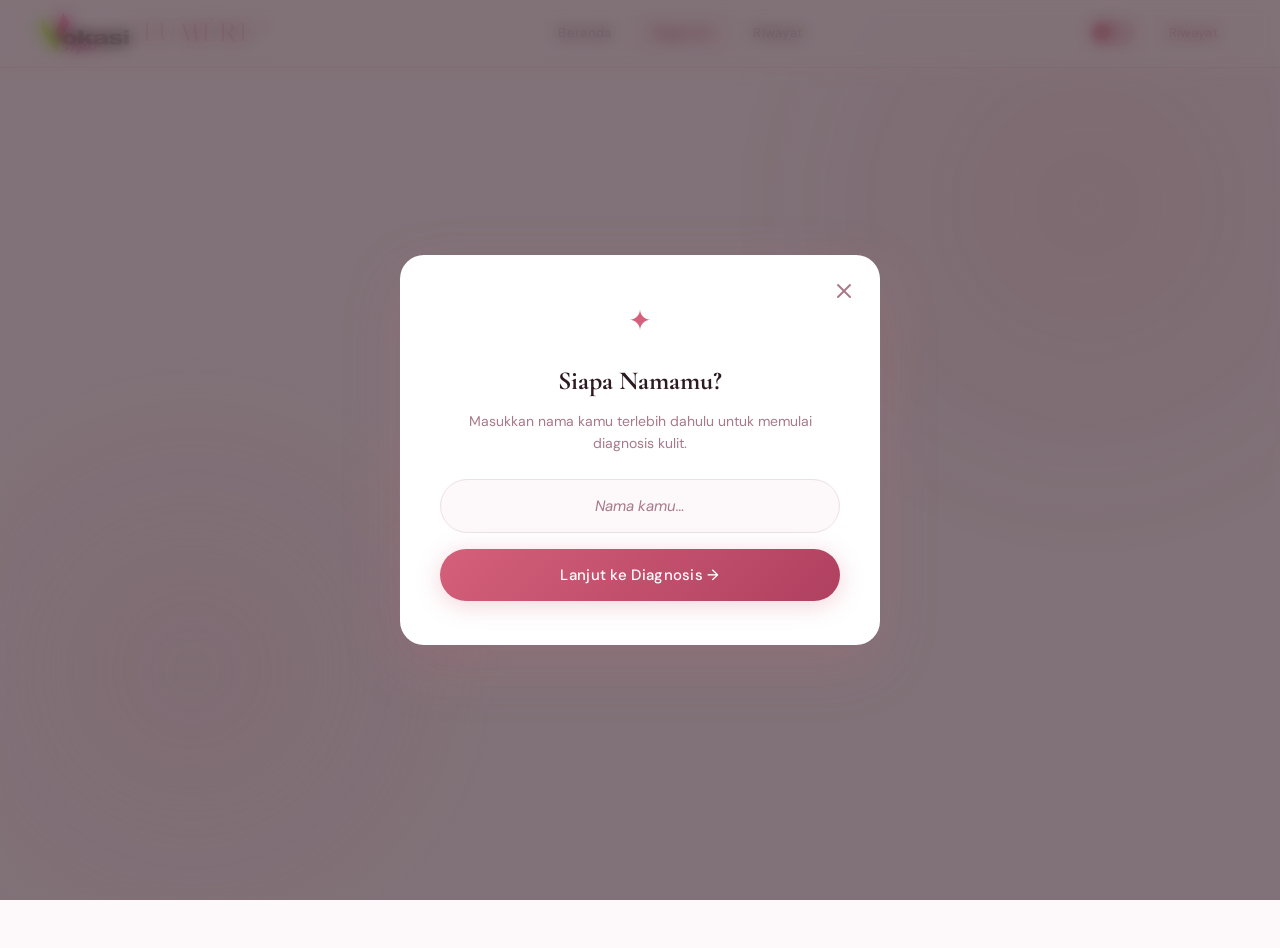
<file: quiz.html>
<!DOCTYPE html>
<html lang="id" data-theme="light">
<head>
  <meta charset="UTF-8"/>
  <meta name="viewport" content="width=device-width, initial-scale=1.0"/>
  <title>LUMÉRE — Diagnosis Kulit</title>
  <link rel="stylesheet" href="style.css"/>
  <style>
    .quiz-wrap {
      max-width: 680px; margin: 0 auto;
      padding: 48px 24px 80px;
      position: relative; z-index: 1;
    }
    .progress-wrap { margin-bottom: 40px; }
    .progress-numbers {
      display: flex; justify-content: space-between;
      margin-bottom: 10px;
    }
    .progress-numbers span { font-size: 12px; color: var(--ink-muted); }
    .progress-numbers strong { font-size: 14px; font-weight: 600; color: var(--ink); }
    .quiz-step-count { font-size: 13px; color: var(--rose); font-weight: 600; }

    .question-card {
      padding: 44px 40px;
      margin-bottom: 32px;
    }
    .question-card.fade-in {
      animation: fadeUp 0.35s ease;
    }
    .question-card.fade-out {
      animation: fadeOutQ 0.2s ease both;
    }
    @keyframes fadeOutQ {
      to { opacity: 0; transform: translateY(-12px); }
    }
    .q-badge {
      display: inline-flex; align-items: center; gap: 6px;
      padding: 5px 14px;
      background: var(--rose-pale);
      color: var(--rose-deep);
      border-radius: var(--radius-pill);
      font-size: 11px; font-weight: 600;
      letter-spacing: 1.5px; text-transform: uppercase;
      margin-bottom: 20px;
    }
    .q-text {
      font-family: 'Cormorant Garamond', serif;
      font-size: clamp(18px, 3vw, 22px);
      color: var(--ink);
      line-height: 1.5;
      margin-bottom: 32px;
    }

    .answers { display: flex; flex-direction: column; gap: 10px; }
    .answer-btn {
      width: 100%;
      padding: 17px 24px;
      background: var(--cream);
      border: 1.5px solid var(--parchment);
      border-radius: var(--radius-md);
      font-family: 'DM Sans', sans-serif;
      font-size: 15px; font-weight: 500;
      color: var(--ink-soft);
      cursor: pointer;
      transition: all var(--transition-fast);
      text-align: left;
      display: flex; align-items: center; gap: 14px;
    }
    .answer-btn:hover {
      border-color: var(--rose);
      background: var(--rose-pale);
      color: var(--ink);
      transform: translateX(4px);
    }
    .answer-btn.selected {
      border-color: var(--rose);
      background: var(--rose-pale);
      color: var(--rose-deep);
      box-shadow: 0 0 0 3px rgba(212,96,122,0.15);
    }
    .answer-btn.selected::after {
      content: '✓';
      margin-left: auto;
      font-size: 16px;
      color: var(--rose);
    }
    .answer-icon { font-size: 16px; flex-shrink: 0; color: var(--rose); font-weight: 700; }

    .quiz-nav {
      display: flex; align-items: center; justify-content: space-between;
      gap: 12px;
    }
    .skip-hint {
      text-align: center;
      margin-top: 16px;
      font-size: 12px; color: var(--ink-muted);
    }

    .q-dots {
      display: flex; flex-wrap: wrap; gap: 5px;
      justify-content: center;
      margin-bottom: 40px;
    }
    .q-dot {
      width: 8px; height: 8px;
      border-radius: 50%;
      background: var(--blush-deep);
      transition: all var(--transition-fast);
    }
    .q-dot.answered { background: var(--rose-light); }
    .q-dot.current  { background: var(--rose-deep); transform: scale(1.3); }

    /* Name gate modal */
    .name-gate-overlay {
      display: none; position: fixed; inset: 0;
      background: rgba(45,26,34,0.6);
      backdrop-filter: blur(8px);
      z-index: 800;
      align-items: center; justify-content: center; padding: 20px;
    }
    .name-gate-overlay.active { display: flex; animation: fadeIn 0.25s ease; }
    .name-gate-modal {
      background: var(--white);
      border-radius: var(--radius-lg);
      padding: 44px 40px; max-width: 480px; width: 100%;
      box-shadow: var(--shadow-lg);
      animation: fadeUp 0.3s ease;
      text-align: center;
      position: relative;
    }
    .name-gate-close {
      position: absolute;
      top: 16px;
      right: 16px;
      background: none;
      border: none;
      cursor: pointer;
      color: var(--ink-muted);
      padding: 8px;
      border-radius: 50%;
      transition: all var(--transition-fast);
      display: flex;
      align-items: center;
      justify-content: center;
    }
    .name-gate-close:hover {
      background: var(--rose-pale);
      color: var(--rose-deep);
    }
    .name-gate-close svg {
      width: 24px;
      height: 24px;
    }
    .name-gate-modal h2 {
      font-family: 'Cormorant Garamond', serif;
      font-size: 26px; color: var(--ink); margin-bottom: 8px;
    }
    .name-gate-modal p {
      font-size: 14px; color: var(--ink-muted); margin-bottom: 24px;
    }
    .name-gate-input {
      width: 100%; padding: 16px 20px;
      font-family: 'DM Sans', sans-serif;
      font-size: 15px; color: var(--ink);
      background: var(--cream);
      border: 1.5px solid var(--parchment);
      border-radius: var(--radius-pill);
      outline: none; text-align: center;
      margin-bottom: 16px;
      transition: border-color var(--transition-fast);
    }
    .name-gate-input:focus { border-color: var(--rose); }
    .name-gate-input::placeholder { color: var(--ink-muted); font-style: italic; }

    @media (max-width: 600px) {
      .question-card { padding: 32px 24px; }
      .quiz-wrap { padding: 32px 16px 60px; }
      .name-gate-modal { padding: 32px 24px; }
    }
  </style>
</head>
<body>
<div class="bg-ornament" aria-hidden="true"></div>

<nav class="nav">
  <a class="nav-logo" onclick="navigateTo('index.html')">
    <img src="logo_vokasi-removebg-preview.png" alt="Logo Vokasi SIGAP" class="logo-vokasi"/>LUMÉRE<span>®</span>
  </a>
  <div class="nav-center">
    <span class="nav-link" onclick="navigateTo('index.html')">Beranda</span>
    <span class="nav-link active">Diagnosis</span>
    <span class="nav-link" onclick="navigateTo('history.html')">Riwayat</span>
  </div>
  <div class="nav-right">
    <button class="theme-toggle" id="themeToggle" aria-label="Toggle dark mode"></button>
    <a class="btn btn-nav" onclick="navigateTo('history.html')">Riwayat</a>
  </div>
</nav>

<!-- Name Gate Modal — shows if no name was entered -->
<div class="name-gate-overlay" id="nameGate">
  <div class="name-gate-modal">
    <button class="name-gate-close" onclick="navigateTo('index.html')" aria-label="Batal">
      <svg viewBox="0 0 24 24" fill="none" stroke="currentColor" stroke-width="2" stroke-linecap="round" stroke-linejoin="round"><line x1="18" y1="6" x2="6" y2="18"></line><line x1="6" y1="6" x2="18" y2="18"></line></svg>
    </button>
    <div style="font-size:28px;margin-bottom:16px;color:var(--rose);">✦</div>
    <h2>Siapa Namamu?</h2>
    <p>Masukkan nama kamu terlebih dahulu untuk memulai diagnosis kulit.</p>
    <input type="text" class="name-gate-input" id="nameGateInput" placeholder="Nama kamu…" maxlength="30" autocomplete="off"/>
    <button class="btn btn-primary" onclick="submitNameGate()" style="width:100%;font-size:15px;padding:16px;">
      Lanjut ke Diagnosis →
    </button>
  </div>
</div>

<div class="quiz-wrap" id="quizContent">
  <div class="progress-wrap">
    <div class="progress-numbers">
      <span>Pertanyaan <strong id="qNum">1</strong> dari <span id="qTotal">15</span></span>
      <span id="qPct" class="quiz-step-count">0%</span>
    </div>
    <div class="progress-track">
      <div class="progress-fill" id="progressFill" style="width:0%"></div>
    </div>
  </div>

  <div class="q-dots" id="qDots"></div>
  <div id="questionArea"></div>

  <div class="quiz-nav">
    <button class="btn btn-secondary" id="btnPrev" onclick="prevQ()" disabled>← Kembali</button>
    <button class="btn btn-primary" id="btnNext" onclick="nextQ()">Lanjut →</button>
  </div>
  <p class="skip-hint">Tekan Enter atau ketuk "Lanjut" setelah memilih jawaban</p>
</div>

<div class="lumere-toast" id="lumere-toast"></div>
<script src="shared.js"></script>
<script>
  applyStoredTheme();
  document.getElementById('themeToggle').addEventListener('click', () => {
    setTheme(getTheme() === 'dark' ? 'light' : 'dark');
  });

  // ─── Name Gate: require name before diagnosis ──────
  const storedName = localStorage.getItem('lumere_username') || '';
  if (!storedName.trim()) {
    document.getElementById('nameGate').classList.add('active');
    document.getElementById('quizContent').style.display = 'none';
  }

  document.getElementById('nameGateInput').addEventListener('keydown', e => {
    if (e.key === 'Enter') submitNameGate();
  });

  function submitNameGate() {
    const name = document.getElementById('nameGateInput').value.trim();
    if (!name) {
      showToast('Silakan masukkan nama kamu terlebih dahulu', 'error');
      return;
    }
    localStorage.setItem('lumere_username', name);
    document.getElementById('nameGate').classList.remove('active');
    document.getElementById('quizContent').style.display = '';
  }

  // ─── Quiz Logic ────────────────────────────────────
  let currentQ = 0;
  const answers = new Array(QUESTIONS.length).fill(null);

  function initDots() {
    const container = document.getElementById('qDots');
    container.innerHTML = '';
    for (let i = 0; i < QUESTIONS.length; i++) {
      const dot = document.createElement('div');
      dot.className = 'q-dot';
      dot.id = 'dot-' + i;
      container.appendChild(dot);
    }
  }

  function updateDots() {
    for (let i = 0; i < QUESTIONS.length; i++) {
      const dot = document.getElementById('dot-' + i);
      dot.className = 'q-dot';
      if (i === currentQ) dot.classList.add('current');
      else if (answers[i] !== null) dot.classList.add('answered');
    }
  }

  function renderQ(animate = true) {
    const q = QUESTIONS[currentQ];
    const pct = Math.round((currentQ / QUESTIONS.length) * 100);
    document.getElementById('progressFill').style.width = pct + '%';
    document.getElementById('qNum').textContent = currentQ + 1;
    document.getElementById('qTotal').textContent = QUESTIONS.length;
    document.getElementById('qPct').textContent = pct + '%';
    document.getElementById('btnPrev').disabled = currentQ === 0;
    document.getElementById('btnNext').textContent = currentQ === QUESTIONS.length - 1 ? 'Lihat Hasil →' : 'Lanjut →';

    const sel = answers[currentQ];
    const icons = { ya:'◉', kadang: '◎', tidak: '○' };
    const labels = { ya: 'Ya, selalu', kadang: 'Kadang-kadang', tidak: 'Tidak' };

    document.getElementById('questionArea').innerHTML = `
      <div class="card question-card${animate ? ' fade-in' : ''}">
        <div class="q-badge">Pertanyaan ${currentQ + 1} / 15</div>
        <p class="q-text">${q.text}</p>
        <div class="answers">
          ${['ya','kadang','tidak'].map(opt => `
            <button class="answer-btn${sel === opt ? ' selected' : ''}"
              onclick="selectAnswer('${opt}')" id="ans-${opt}">
              <span class="answer-icon">${icons[opt]}</span>
              ${labels[opt]}
            </button>
          `).join('')}
        </div>
      </div>
    `;
    updateDots();
  }

  function selectAnswer(opt) {
    answers[currentQ] = opt;
    document.querySelectorAll('.answer-btn').forEach(b => b.classList.remove('selected'));
    const btn = document.getElementById('ans-' + opt);
    if (btn) btn.classList.add('selected');
    updateDots();
    // No auto-advance. User clicks "Lanjut" button to continue.
  }

  function nextQ() {
    if (answers[currentQ] === null) {
      showToast('Pilih jawaban terlebih dahulu', 'error');
      return;
    }
    if (currentQ < QUESTIONS.length - 1) {
      // Smooth in-page transition
      const card = document.querySelector('.question-card');
      if (card) {
        card.classList.remove('fade-in');
        card.classList.add('fade-out');
        setTimeout(() => {
          currentQ++;
          renderQ(true);
        }, 200);
      } else {
        currentQ++;
        renderQ(true);
      }
    } else {
      finish();
    }
  }

  function prevQ() {
    if (currentQ > 0) {
      const card = document.querySelector('.question-card');
      if (card) {
        card.classList.remove('fade-in');
        card.classList.add('fade-out');
        setTimeout(() => {
          currentQ--;
          renderQ(true);
        }, 200);
      } else {
        currentQ--;
        renderQ(true);
      }
    }
  }

  function finish() {
    const result = processAnswers(answers);
    localStorage.setItem('lumere_result', JSON.stringify({ ...result, answers }));
    navigateTo('results.html');
  }

  document.addEventListener('keydown', e => {
    if (document.getElementById('nameGate').classList.contains('active')) return;
    if (e.key === '1') selectAnswer('ya');
    else if (e.key === '2') selectAnswer('kadang');
    else if (e.key === '3') selectAnswer('tidak');
    else if (e.key === 'Enter') nextQ();
    else if (e.key === 'ArrowLeft') prevQ();
  });

  initDots();
  renderQ(false);
</script>
</body>
</html>
</file>
<file: style.css>
/* ═══════════════════════════════════════════════════
   LUMÉRE — Pink Feminine Design System
   ═══════════════════════════════════════════════════ */

@import url('https://fonts.googleapis.com/css2?family=Cormorant+Garamond:ital,wght@0,400;0,500;0,600;1,400;1,500&family=DM+Sans:wght@300;400;500;600&family=Italiana&display=swap');

/* ─── Design Tokens ─────────────────────────────── */
:root {
  --rose: #D4607A;
  --rose-light: #E8899B;
  --rose-pale: #FDEEF2;
  --rose-deep: #B04060;
  --blush: #F9E4EA;
  --blush-deep: #F2CDD7;
  --petal: #FDF5F7;

  --cream: #FDF8F9;
  --cream-deep: #F7EEF1;
  --parchment: #EFE0E5;

  --ink: #2D1A22;
  --ink-mid: #5C3348;
  --ink-soft: #7A4F60;
  --ink-muted: #A8798A;

  --white: #FFFFFF;
  --glass: rgba(253,248,249,0.88);

  --shadow-sm: 0 2px 8px rgba(212,96,122,0.08);
  --shadow-md: 0 8px 32px rgba(212,96,122,0.13);
  --shadow-lg: 0 20px 60px rgba(212,96,122,0.18);
  --shadow-rose: 0 4px 24px rgba(212,96,122,0.28);

  --radius-sm: 8px;
  --radius-md: 16px;
  --radius-lg: 24px;
  --radius-xl: 40px;
  --radius-pill: 999px;

  --transition-fast: 0.2s cubic-bezier(0.4,0,0.2,1);
  --transition-mid: 0.35s cubic-bezier(0.4,0,0.2,1);
  --transition-slow: 0.6s cubic-bezier(0.4,0,0.2,1);

  --nav-h: 68px;
}

/* ─── Dark Mode Tokens ──────────────────────────── */
[data-theme="dark"] {
  --cream: #1E1018;
  --cream-deep: #2A1620;
  --parchment: #3D2030;

  --ink: #FAF0F3;
  --ink-mid: #F0D0DA;
  --ink-soft: #D4A0B0;
  --ink-muted: #9A6878;

  --white: #2A1620;
  --glass: rgba(30,16,24,0.90);

  --shadow-sm: 0 2px 8px rgba(0,0,0,0.5);
  --shadow-md: 0 8px 32px rgba(0,0,0,0.6);
  --shadow-lg: 0 20px 60px rgba(0,0,0,0.7);
}

/* ─── Base ──────────────────────────────────────── */
*, *::before, *::after { margin: 0; padding: 0; box-sizing: border-box; }
html { scroll-behavior: smooth; font-size: 16px; }
body {
  font-family: 'DM Sans', system-ui, sans-serif;
  background: var(--cream);
  color: var(--ink);
  line-height: 1.6;
  overflow-x: hidden;
  min-height: 100vh;
  transition: background var(--transition-slow), color var(--transition-slow);
}

/* ─── Page Transitions ──────────────────────────── */
body { animation: pageEnter 0.5s cubic-bezier(0.4,0,0.2,1) both; }
@keyframes pageEnter {
  from { opacity: 0; transform: translateY(16px); }
  to   { opacity: 1; transform: translateY(0); }
}
body.page-exit { animation: pageExit 0.35s cubic-bezier(0.4,0,0.2,1) both; }
@keyframes pageExit {
  to { opacity: 0; transform: translateY(-12px); }
}

/* ─── Keyframes ─────────────────────────────────── */
@keyframes fadeUp {
  from { opacity: 0; transform: translateY(24px); }
  to   { opacity: 1; transform: translateY(0); }
}
@keyframes fadeIn {
  from { opacity: 0; } to { opacity: 1; }
}
@keyframes shimmer {
  0%   { background-position: -200% center; }
  100% { background-position: 200% center; }
}
@keyframes pulse-rose {
  0%, 100% { box-shadow: 0 0 0 0 rgba(212,96,122,0.4); }
  50%       { box-shadow: 0 0 0 8px rgba(212,96,122,0); }
}
@keyframes float {
  0%, 100% { transform: translateY(0px); }
  50%       { transform: translateY(-8px); }
}
@keyframes petalFall {
  0%   { transform: translateY(-20px) rotate(0deg); opacity: 0; }
  10%  { opacity: 1; }
  100% { transform: translateY(100vh) rotate(360deg); opacity: 0; }
}
@keyframes spin {
  from { transform: rotate(0deg); }
  to   { transform: rotate(360deg); }
}

/* ─── Background Ornament ───────────────────────── */
.bg-ornament {
  position: fixed; inset: 0; pointer-events: none; z-index: 0; overflow: hidden;
}
.bg-ornament::before {
  content: '';
  position: absolute;
  top: -20%; right: -15%;
  width: 60vmax; height: 60vmax;
  background: radial-gradient(ellipse, rgba(212,96,122,0.07) 0%, transparent 70%);
  border-radius: 50%;
}
.bg-ornament::after {
  content: '';
  position: absolute;
  bottom: -10%; left: -10%;
  width: 50vmax; height: 50vmax;
  background: radial-gradient(ellipse, rgba(249,228,234,0.5) 0%, transparent 70%);
  border-radius: 50%;
}

/* ─── Navigation ────────────────────────────────── */
.nav {
  position: sticky; top: 0; z-index: 200;
  height: var(--nav-h);
  display: flex; align-items: center; justify-content: space-between;
  padding: 0 40px;
  background: var(--glass);
  backdrop-filter: blur(20px) saturate(1.5);
  -webkit-backdrop-filter: blur(20px) saturate(1.5);
  border-bottom: 1px solid rgba(212,96,122,0.15);
}
.nav-logo {
  font-family: 'Italiana', serif;
  font-size: 26px;
  font-weight: 400;
  color: var(--rose);
  text-decoration: none;
  letter-spacing: 4px;
  cursor: pointer;
  transition: opacity var(--transition-fast);
}
.nav-logo:hover { opacity: 0.75; }
.nav-logo span { color: var(--rose-light); font-size: 13px; vertical-align: super; }

.logo-vokasi {
  height: 42px;
  width: auto;
  margin-right: 15px;
  vertical-align: middle;
  object-fit: contain;
  background: transparent;
}

@media (max-width: 480px) {
  .logo-vokasi {
    height: 32px;
    margin-right: 10px;
  }
}

.nav-center { display: flex; gap: 4px; }
.nav-link {
  padding: 8px 18px;
  font-size: 13px; font-weight: 500; letter-spacing: 0.3px;
  color: var(--ink-soft);
  text-decoration: none;
  border-radius: var(--radius-pill);
  transition: all var(--transition-fast);
  cursor: pointer; border: none; background: none;
  font-family: inherit;
}
.nav-link:hover { background: var(--blush); color: var(--ink); }
.nav-link.active { background: var(--rose-pale); color: var(--rose-deep); }

.nav-right { display: flex; align-items: center; gap: 12px; }

/* Theme toggle */
.theme-toggle {
  width: 44px; height: 24px;
  background: var(--blush-deep);
  border-radius: var(--radius-pill);
  border: 1.5px solid rgba(212,96,122,0.3);
  cursor: pointer;
  position: relative;
  transition: background var(--transition-mid);
  flex-shrink: 0;
}
.theme-toggle::after {
  content: '';
  position: absolute;
  top: 2px; left: 2px;
  width: 16px; height: 16px;
  background: var(--rose);
  border-radius: 50%;
  transition: transform var(--transition-mid);
}
[data-theme="dark"] .theme-toggle::after { transform: translateX(20px); background: var(--rose-light); }

.btn-nav {
  padding: 9px 22px;
  font-family: 'DM Sans', sans-serif;
  font-size: 13px; font-weight: 500;
  color: var(--rose-deep);
  background: transparent;
  border: 1.5px solid rgba(212,96,122,0.4);
  border-radius: var(--radius-pill);
  cursor: pointer;
  text-decoration: none;
  transition: all var(--transition-fast);
  letter-spacing: 0.3px;
  display: inline-flex; align-items: center; gap: 6px;
}
.btn-nav:hover {
  background: var(--rose-pale);
  border-color: var(--rose);
  color: var(--rose-deep);
}

/* ─── Buttons ───────────────────────────────────── */
.btn {
  display: inline-flex; align-items: center; justify-content: center; gap: 8px;
  font-family: 'DM Sans', sans-serif;
  font-weight: 500;
  cursor: pointer;
  border: none;
  border-radius: var(--radius-pill);
  transition: all var(--transition-fast);
  text-decoration: none;
  letter-spacing: 0.3px;
  white-space: nowrap;
}
.btn-primary {
  padding: 14px 36px;
  font-size: 15px;
  background: linear-gradient(135deg, var(--rose) 0%, var(--rose-deep) 100%);
  color: var(--white);
  box-shadow: var(--shadow-rose);
}
.btn-primary:hover {
  transform: translateY(-2px);
  box-shadow: 0 8px 32px rgba(212,96,122,0.45);
  filter: brightness(1.06);
}
.btn-primary:active { transform: translateY(0); }

.btn-secondary {
  padding: 13px 32px;
  font-size: 14px;
  background: transparent;
  color: var(--ink-soft);
  border: 1.5px solid var(--parchment);
}
.btn-secondary:hover {
  background: var(--blush);
  border-color: var(--rose);
  color: var(--ink);
  transform: translateY(-1px);
}
.btn-secondary:disabled { opacity: 0.4; cursor: not-allowed; transform: none !important; }

.btn-ghost {
  padding: 10px 20px; font-size: 13px;
  background: transparent;
  color: var(--ink-muted);
  border: 1px solid transparent;
}
.btn-ghost:hover { color: var(--rose); background: var(--rose-pale); }

/* ─── Cards ─────────────────────────────────────── */
.card {
  background: var(--white);
  border: 1px solid var(--parchment);
  border-radius: var(--radius-lg);
  box-shadow: var(--shadow-sm);
  transition: box-shadow var(--transition-fast), transform var(--transition-fast);
}
.card:hover { box-shadow: var(--shadow-md); }

/* ─── Layout ─────────────────────────────────────── */
.container { max-width: 1100px; margin: 0 auto; padding: 0 24px; }
.section { padding: 80px 0; position: relative; z-index: 1; }

/* ─── Divider ────────────────────────────────────── */
.divider {
  display: flex; align-items: center; gap: 16px;
  margin: 40px 0;
  color: var(--rose);
}
.divider::before, .divider::after {
  content: '';
  flex: 1;
  height: 1px;
  background: linear-gradient(90deg, transparent, rgba(212,96,122,0.3), transparent);
}
.divider-text { font-size: 18px; }

/* ─── Progress Bar ───────────────────────────────── */
.progress-track {
  height: 6px;
  background: var(--blush-deep);
  border-radius: var(--radius-pill);
  overflow: hidden;
}
.progress-fill {
  height: 100%;
  background: linear-gradient(90deg, var(--rose-light), var(--rose));
  border-radius: var(--radius-pill);
  transition: width 0.5s cubic-bezier(0.4,0,0.2,1);
  position: relative;
}
.progress-fill::after {
  content: '';
  position: absolute; inset: 0;
  background: linear-gradient(90deg, transparent, rgba(255,255,255,0.4), transparent);
  background-size: 200% 100%;
  animation: shimmer 2s infinite;
}

/* ─── Badge ──────────────────────────────────────── */
.badge {
  display: inline-flex; align-items: center; gap: 6px;
  padding: 4px 14px;
  border-radius: var(--radius-pill);
  font-size: 11px; font-weight: 600;
  letter-spacing: 1px; text-transform: uppercase;
}
.badge-rose {
  background: var(--rose-pale);
  color: var(--rose-deep);
  border: 1px solid rgba(212,96,122,0.25);
}

/* ─── Toast ──────────────────────────────────────── */
.lumere-toast {
  position: fixed; bottom: 32px; left: 50%;
  transform: translateX(-50%) translateY(80px);
  background: var(--ink);
  color: var(--cream);
  padding: 14px 28px;
  border-radius: var(--radius-pill);
  font-size: 14px; font-weight: 500;
  z-index: 9999;
  opacity: 0;
  transition: all 0.4s cubic-bezier(0.4,0,0.2,1);
  pointer-events: none;
  box-shadow: var(--shadow-lg);
  white-space: nowrap;
}
.lumere-toast.show {
  opacity: 1;
  transform: translateX(-50%) translateY(0);
}
.lumere-toast--success { background: #1A4731; }
.lumere-toast--error   { background: #6B1A2A; }

/* ─── Dot animation ──────────────────────────────── */
.dot-anim {
  width: 8px; height: 8px;
  background: var(--rose);
  border-radius: 50%;
  animation: pulse-rose 2s infinite;
}

/* ─── Utility ────────────────────────────────────── */
.sr-only { position: absolute; width: 1px; height: 1px; overflow: hidden; clip: rect(0,0,0,0); }
.text-rose { color: var(--rose); }
.text-muted { color: var(--ink-muted); }
.font-serif { font-family: 'Cormorant Garamond', serif; }
.italic { font-style: italic; }
.anim-float { animation: float 4s ease-in-out infinite; }

/* ─── Mobile Menu ───────────────────────────────── */
.burger-btn {
  display: none;
  background: none;
  border: none;
  cursor: pointer;
  padding: 8px;
  color: var(--ink);
  z-index: 300;
  transition: color var(--transition-fast);
}
.burger-btn svg {
  width: 24px;
  height: 24px;
  stroke: currentColor;
}
.burger-btn:hover { color: var(--rose); }

.mobile-menu {
  position: fixed;
  top: 0;
  left: 0;
  width: 100%;
  height: 100vh;
  background: var(--cream);
  z-index: 1000;
  display: flex;
  flex-direction: column;
  opacity: 0;
  pointer-events: none;
  transition: opacity var(--transition-mid);
}
.mobile-menu.open {
  opacity: 1;
  pointer-events: auto;
}
.mobile-menu-header {
  height: var(--nav-h);
  display: flex;
  align-items: center;
  justify-content: space-between;
  padding: 0 20px;
  border-bottom: 1px solid var(--parchment);
}
.mobile-close-btn {
  background: none;
  border: none;
  padding: 8px;
  cursor: pointer;
  color: var(--ink);
  display: flex;
  align-items: center;
  justify-content: center;
}
.mobile-close-btn svg {
  width: 26px;
  height: 26px;
  stroke: currentColor;
}
.mobile-menu-content {
  display: flex;
  flex-direction: column;
  padding-top: 12px;
}
.mobile-link {
  font-family: 'DM Sans', sans-serif;
  font-size: 16px;
  font-weight: 500;
  color: var(--ink-soft);
  text-decoration: none;
  padding: 18px 24px;
  display: block;
  width: 100%;
  text-align: left;
  border: none;
  background: none;
  cursor: pointer;
  transition: background var(--transition-fast), color var(--transition-fast);
}
.mobile-link.active {
  background: var(--rose-pale);
  color: var(--rose-deep);
}
.mobile-menu-label {
  font-family: 'DM Sans', sans-serif;
  font-size: 10px;
  letter-spacing: 3px;
  text-transform: uppercase;
  color: var(--rose-light);
  padding: 16px 24px 8px;
  font-weight: 600;
}
.mobile-menu-divider {
  height: 1px;
  background: var(--parchment);
  width: 100%;
  margin-top: 16px;
}
.mobile-menu-footer {
  padding: 24px;
  display: flex;
  align-items: center;
  justify-content: space-between;
}
.mobile-menu-cta {
  font-family: 'DM Sans', sans-serif;
  font-size: 14px;
  font-weight: 500;
  color: var(--rose-deep);
  text-decoration: none;
  cursor: pointer;
}

/* ─── Responsive ─────────────────────────────────── */
@media (max-width: 768px) {
  .nav { padding: 0 20px; }
  .nav-center { display: none; }
  .section { padding: 48px 0; }
  .burger-btn { display: flex; align-items: center; justify-content: center; }
  .btn-nav { display: none; } /* Hide the 'Mulai Sekarang' button on mobile nav to save space */
}
@media (max-width: 480px) {
  .nav-logo { font-size: 22px; }
  .btn-primary { padding: 13px 28px; font-size: 14px; }
}
</file>
